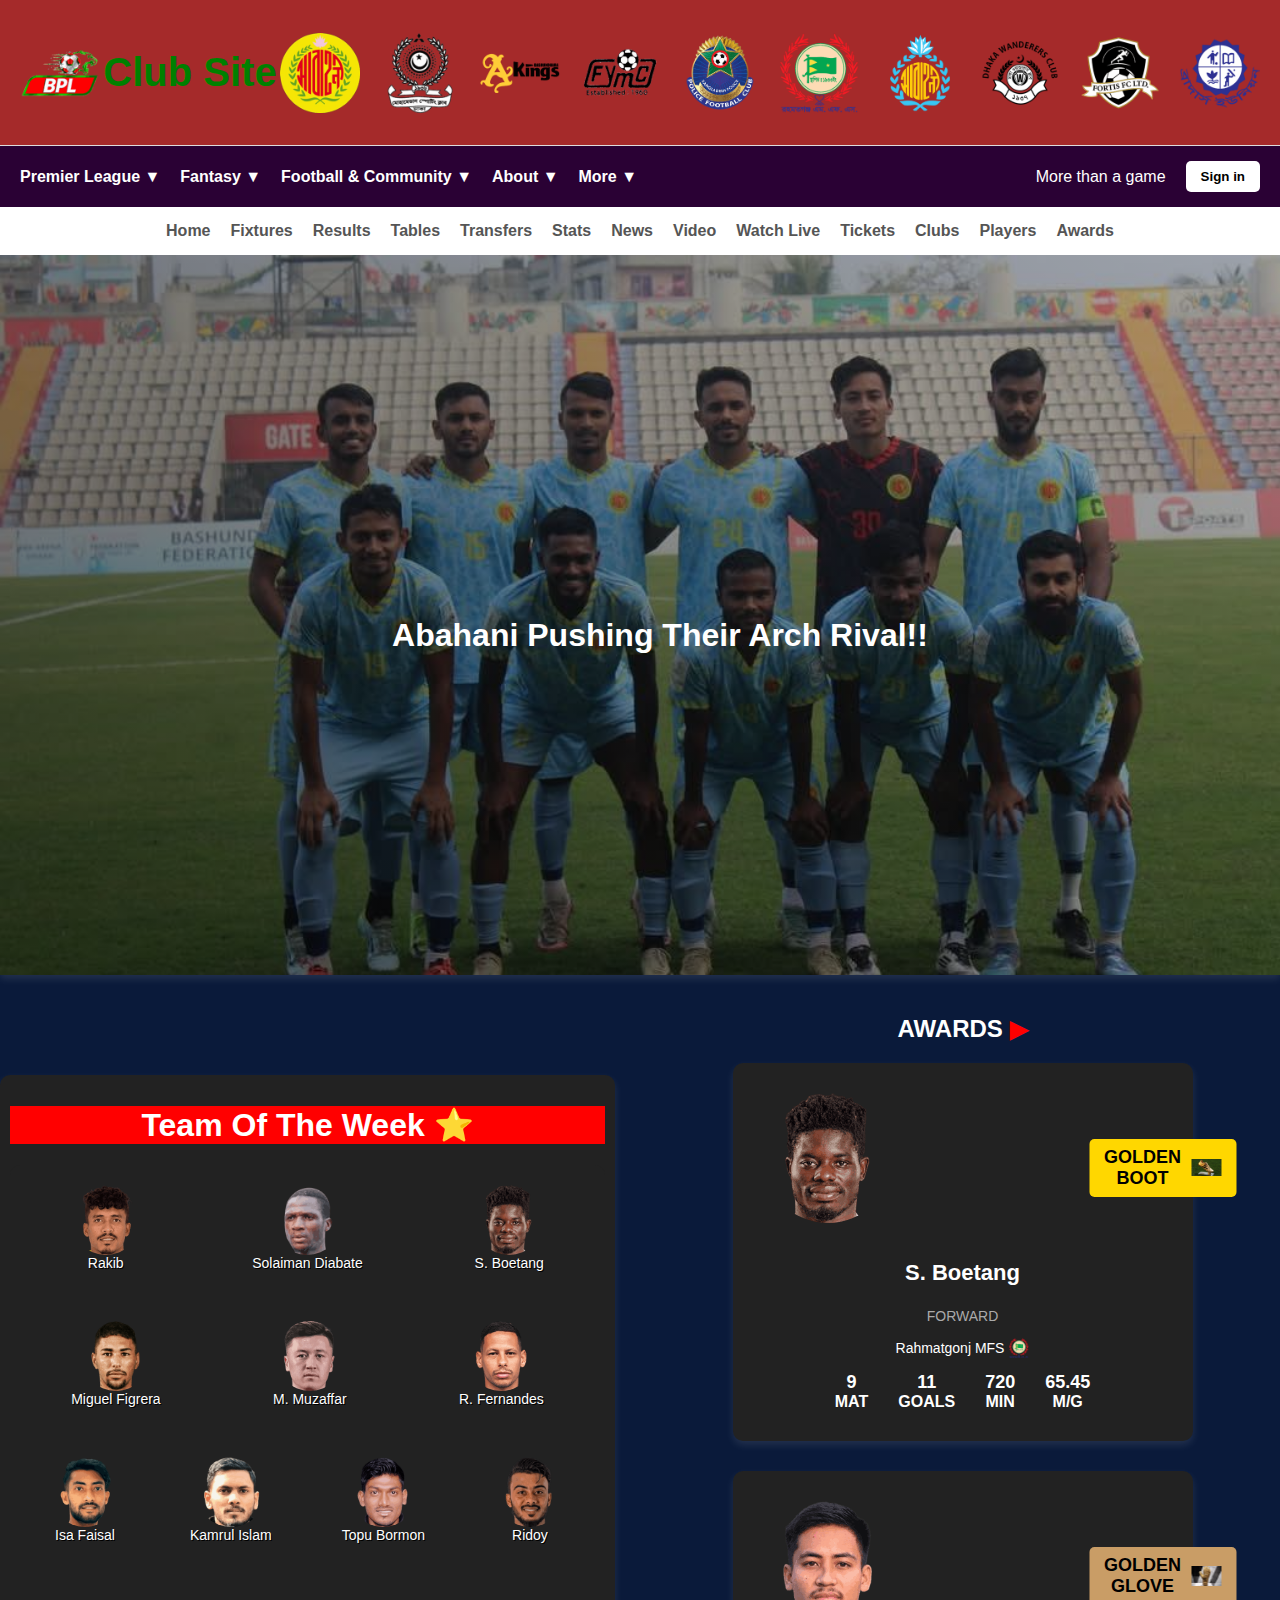
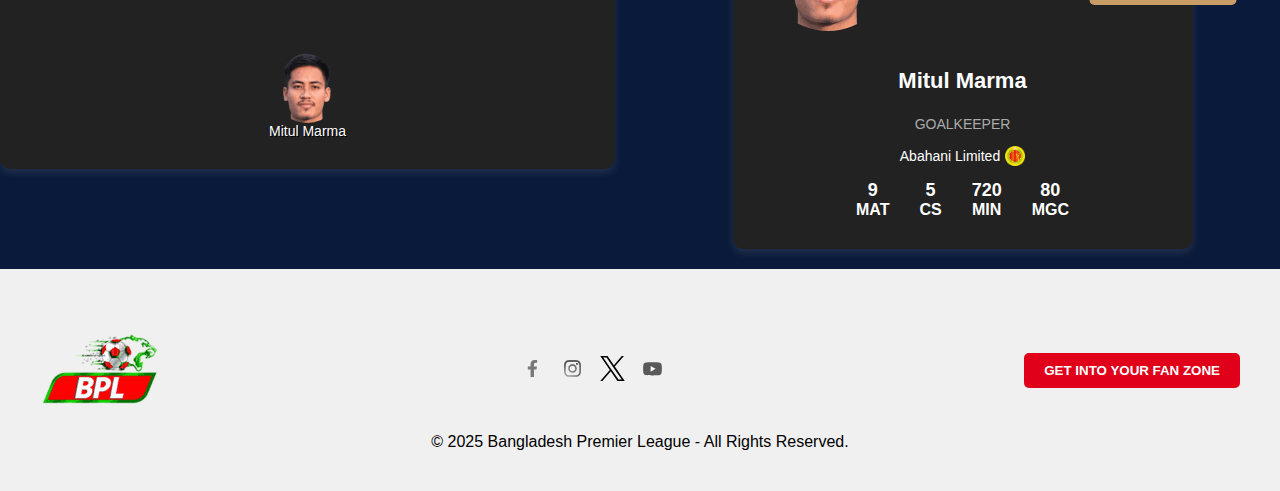
<file: index.html>
<!DOCTYPE html>
<html lang="en">

<head>
    <meta charset="UTF-8">
    <meta name="viewport" content="width=device-width, initial-scale=1.0">
    <title>SBF</title>
    <link rel="stylesheet" href="style.css">
    <!-- slider  -->
    <script src="slider.js" defer></script>
    <script src="team.js" defer></script>
    <script src="award.js" defer></script>
    <script src="menu.js" defer></script>
    
</head>

<body>
   
        <header>
           <!-- Top Bar with Club Logos -->
    <div class="top-bar">
        <img src="club/BPL.png" alt="Premier League " class="pl-logo">
        <h3 class="club-site">Club Site</h3>
        <div class="club-logos">
            <img src="club/abahani.png" alt="Abahani">
            <img src="club/mohamedan.png" alt="Mohamedan">
            <img src="club/kings.png" alt="Bashundhara Kings">
            <img src="club/fakirapool.png" alt="Fakirapool">
            <img src="club/police.png" alt="MBangladesh Police">
            <img src="club/rahmatgonj.png" alt="Rahmatgonj MFS">
            <img src="club/ctgabahani.png" alt="Chittagong Abahani">
            <img src="club/dhaka wenders.png" alt="Dhaka Wenders">
            <img src="club/fortis.png" alt="Fortis FC">
            <img src="club/brothers.png" alt="Brothers Union">
        </div>
    </div>

    <!-- Main Navigation -->
    <nav class="nav-bar">
        <div class="nav-left">
            <span class="nav-item">Premier League ▼</span>
            <span class="nav-item">Fantasy ▼</span>
            <span class="nav-item">Football & Community ▼</span>
            <span class="nav-item">About ▼</span>
            <span class="nav-item">More ▼</span>
        </div>
        <div class="nav-right">
            <span class="more-game">More than a game</span>
            <button class="sign-in">Sign in</button>
            <div class="hamburger">&#9776;</div>
            
        </div>
    </nav>

    <!-- Secondary Navigation -->
    <div class="bottom-nav">
        <span class="nav-link">Home</span>
        <span class="nav-link">Fixtures</span>
        <span class="nav-link">Results</span>
        <span class="nav-link">Tables</span>
        <span class="nav-link">Transfers</span>
        <span class="nav-link">Stats</span>
        <span class="nav-link">News</span>
        <span class="nav-link">Video</span>
        <span class="nav-link">Watch Live</span>
        <span class="nav-link">Tickets</span>
        <span class="nav-link">Clubs</span>
        <span class="nav-link">Players</span>
        <span class="nav-link">Awards</span>
    </div>
        </header>

        <body>
            <!--sliding feature -->
            <div id="news-slider">
                <div class="slider-container">
                    <div class="slide mySlides" data-bg="club/abaha.jpg" data-url="fullnews/abahani.html">Abahani Pushing Their Arch Rival!!</div>
                    <div class="slide mySlides" data-bg="club/honey.jpg" data-url="fullnews/mohammedan.html">Mohammedan's Honeymoon Period Continue!!!!!</div>
                    <div class="slide mySlides" data-bg="club/bdk.jpg" data-url="fullnews/bashundhara.html">Bashundhara Kings with ups and downs</div>
                    <div class="slide mySlides" data-bg="club/ctg.jpg" data-url="fullnews/chittagong.html">Shame Shame Chittagong Abahani.</div>

                </div>
            </div>

            <div class="week-awards-container">
                <!-- Team of the Week -->
            <!-- Team of the Week -->
        <div class="week">
                    <h1 class="awards-tit">Team Of The Week <span class="star">⭐</span></h1>
                <div class="pitch">
                    <div class="formation">
                    <div class="forwards">
                    </div>
                     <div class="midfielders">
                    </div>
                    <div class="defenders">
                    </div>
                    <div class="goalkeeper">
                    </div>
                </div>
            </div>
        </div>


                <!-- Awards Section -->
                <div class="awards-section">
                    <h2 class="awards-title">AWARDS <span class="arrow">▶</span></h2>

                    <div class="awards-container">
                        <!-- Golden Boot -->
                        <div class="award-card">
                            <div class="player-info">
                                <img class="player-img" src="club/boetang.png" alt="Golden Boot Winner">
                                <div class="award-label golden-boot">
                                    GOLDEN BOOT <img src="club/boot.jpg" alt="Golden Boot Icon">
                                </div>
                            </div>
                            <div class="player-details">
                                <h3 class="player-name">S. Boetang</h3>
                                <p class="player-position">FORWARD</p>
                                <p class="club-name">Rahmatgonj MFS <img class="club-logo" src="club/rahmatgonj.png"
                                        alt="Club Logo"></p>
                                <div class="stats">
                                    <div class="stat"><span>9</span><br>MAT</div>
                                    <div class="stat"><span>11</span><br>GOALS</div>
                                    <div class="stat"><span>720</span><br>MIN</div>
                                    <div class="stat"><span>65.45</span><br>M/G</div>
                                </div>
                            </div>
                        </div>

                        <!-- Golden Glove -->
                        <div class="award-card">
                            <div class="player-info">
                                <img class="player-img" src="club/mitul.png" alt="Golden Glove Winner">
                                <div class="award-label golden-glove">
                                    GOLDEN GLOVE <img src="club/gloves.jpg" alt="Golden Glove Icon">
                                </div>
                            </div>
                            <div class="player-details">
                                <h3 class="player-name">Mitul Marma</h3>
                                <p class="player-position">GOALKEEPER</p>
                                <p class="club-name">Abahani Limited <img class="club-logo" src="club/abahani.png"
                                        alt="Club Logo"></p>
                                <div class="stats">
                                    <div class="stat"><span>9</span><br>MAT</div>
                                    <div class="stat"><span>5</span><br>CS</div>
                                    <div class="stat"><span>720</span><br>MIN</div>
                                    <div class="stat"><span>80</span><br>MGC</div>
                                    
                                </div>
                            </div>
                        </div>
                    </div>
                </div>
            </div>





        </body>








        <footer>
            <footer>
                <div class="footer-content">
                    <div class="logo">
                      <img src="club/BPL.png" alt="BPL"> </div> <div class="social-icons">
                      <a href="#"><img src="club/fb.svg" alt="Facebook"></a>
                      <a href="#"><img src="club/ins.svg" alt="Instagram"></a>
                      <a href="#"><img src="club/twitter-x.svg" alt="Twitter"></a>
                      <a href="#"><img src="club/yt.svg" alt="YouTube"></a>
                    </div>
                    <div class="fan-zone-button">
                      <button>GET INTO YOUR FAN ZONE</button>
                    </div>
                  </div>
                    <div class="copyright">
                      <span>© 2025 Bangladesh Premier League - All Rights Reserved.</span>
                    </div>
                  </div>
              </footer>

        </footer>
    </body>

    </html>

</body>

</html>
</file>
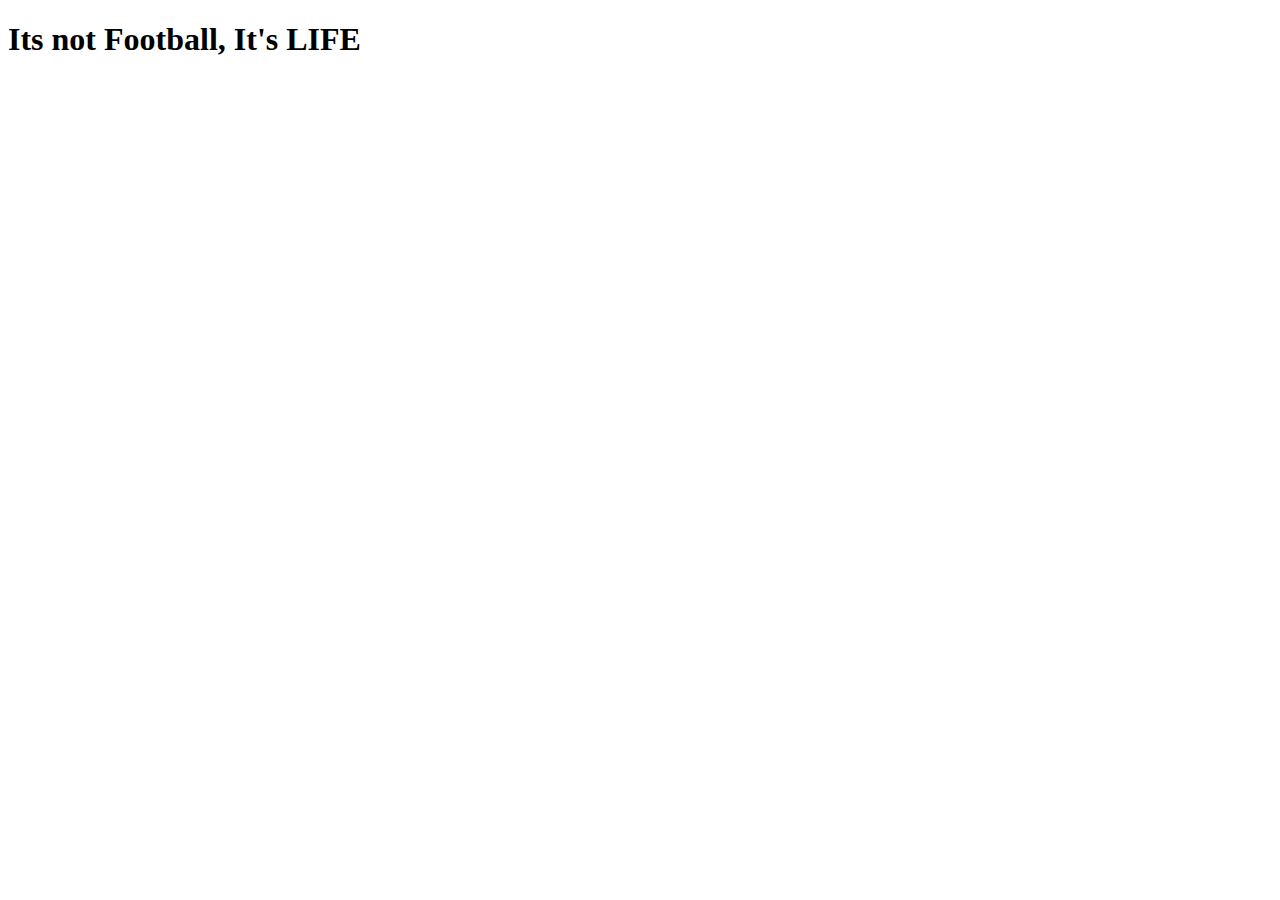
<file: signin.html>
<!DOCTYPE html>
<html lang="en">
<head>
    <meta charset="UTF-8">
    <meta name="viewport" content="width=device-width, initial-scale=1.0">
    <title>Document</title>
    
</head>
<body>
    <h1>Its not Football, It's LIFE</h1>
    
</body>
</html>
</file>
<file: style.css>
/* General Styles */
body {
    margin: 0;
    font-family: Arial, sans-serif;
}

/* General Styles */
body {
    margin: 0;
    font-family: Arial, sans-serif;
}

/* Top Bar */
.top-bar {
    display: flex;
    align-items: center;
    justify-content: space-between;
    background-color: #fff;
    padding: 10px 20px;
    border-bottom: 1px solid #ddd;
    background-color: brown;
}

.pl-logo {
    height: 80px;
}
.club-site {
    color: green;
    font-size: 40px; 
    text-align: center;
}

/* Medium Screens (Tablets) */
@media (max-width: 768px) {
    .club-site {
        font-size: 20px;
    }
}

/* Small Screens (Mobile) */
@media (max-width: 480px) {
    .club-site {
        font-size: 10px;
    }
}

.club-logos {
    display: flex;
    overflow-x: auto;
    gap: 20px;
    
   
}

.club-logos img {
    height: 30px;
    max-height: 10vh;
    height: 80px;
    width: auto; 
}

/* Main Navigation */
.nav-bar {
    display: flex;
    justify-content: space-between;
    align-items: center;
    background-color: #2a0134;
    color: white;
    padding: 15px 20px;
}

.nav-left {
    display: flex;
    gap: 20px;
}

.nav-right {
    display: flex;
    align-items: center;
    gap: 20px;
}

.nav-item {
    cursor: pointer;
    font-weight: bold;
}

.sign-in {
    background-color: white;
    color: black;
    border: none;
    padding: 8px 15px;
    font-weight: bold;
    cursor: pointer;
    border-radius: 5px;
}

.search-icon {
    width: 24px;
    height: 24px;
    cursor: pointer;
}

.hamburger {
    display: none;
    font-size: 24px;
    cursor: pointer;
}

/* Second Navigation */
.bottom-nav {
    display: flex;
    justify-content: center;
    background-color: white;
    padding: 10px;
    flex-wrap: wrap;
}

.nav-link {
    color: #555;
    font-weight: bold;
    padding: 5px 10px;
    cursor: pointer;
}

/* Responsive Design */
@media (max-width: 1024px) {
    .nav-left {
        gap: 15px;
    }

    .nav-item {
        font-size: 14px;
    }
}

@media (max-width: 768px) {
    .nav-bar {
        padding: 10px 15px;
    }

    .nav-left {
        display: none;
    }

    .nav-right {
        justify-content: space-between;
        width: 100%;
    }

    .hamburger {
        display: block;
    }

    .bottom-nav {
        flex-direction: column;
        align-items: center;
    }

    .nav-link {
        padding: 8px 0;
    }

    .club-logos {
        overflow-x: scroll;
    }
}





/* slider  */


#news-slider {
    position: relative;
    width: 100vw;
    height: 80vh;
    overflow: hidden;
    background-color: black;
    box-shadow: 0 4px 8px rgba(255, 255, 255, 0.1);
    margin-right: auto;
    box-sizing: border-box;
}

.slider-container {
    
    width: 100%;
    height: 100%;
}

.slide {
    position: absolute;
    width: 100%;
    height: 100%;
    display: flex;
    justify-content: center;
    align-items: center;
    font-size: 2rem;
    font-weight: bold;
    color: white;
    text-align: center;
    padding: 20px;
    background-size: cover;
    background-position: center;
    background-repeat: no-repeat;
    opacity: 0;
    transform: translateX(100%);
    transition: transform 1s ease-in-out, opacity 1s ease-in-out;
}

/* Active Slide */
.active {
    opacity: 1;
    transform: translateX(0);
}

/* Responsive Styles */
@media (max-width: 1024px) {
    #news-slider {
        height: 70vh; 
    }

    .slide {
        font-size: 1.8rem;
    }
}

@media (max-width: 768px) {
    #news-slider {
        height: 60vh; 
    }

    .slide {
        font-size: 1.5rem;
        padding: 15px;
    }
}

@media (max-width: 480px) {
    #news-slider {
        height: 50vh; 
    }

    .slide {
        font-size: 1.2rem;
        padding: 10px;
    }
}




/* player of the week  */
.week {
    font-family: sans-serif;
    background-color: #222;
    box-shadow: 0 4px 8px rgba(255, 255, 255, 0.1);
    color: white;
    margin: 0 auto;
    overflow: hidden;
    width: 100%;
    text-align: center;
    padding: 10px;
    margin: auto;
    border-radius: 10px;
}

.pitch {
    display: flex;
    justify-content: center;
    align-items: center;
}

.formation {
    display: flex;
    flex-direction: column;
    width: 100%;

    height: auto;
    justify-content: space-around;
    align-items: center;
}
.formation {
    display: flex;
    flex-direction: column;
    width: 100%;
    align-items: center;
}

/* margin one after another */
.forwards, .midfielders, .defenders {
    display: flex;
    justify-content: center;
    gap: 30px;
    flex-wrap: wrap;
    margin-bottom: 50px; /* Space between up downline */
}

.goalkeeper {
    display: flex;
    justify-content: center;
    gap: 30px;
    flex-wrap: wrap;
    margin-top: 60px; /* More space before gk */
}
@media (max-width: 768px) {
    .forwards, .midfielders, .defenders {
        gap: 15px; 
        margin-bottom: 30px; 
    }
    
    .goalkeeper {
        margin-top: 40px; 
    }

    .player img {
        width: 50px;
        height: 50px;
    }

    .player span {
        font-size: 12px;
    }
}

/* mobile  */
@media (max-width: 480px) {
    .forwards, .midfielders, .defenders {
        flex-direction: column; 
        gap: 10px; 
        margin-bottom: 20px;
    }

    .goalkeeper {
        margin-top: 30px;
    }

    .player img {
        width: 40px; 
        height: 40px;
    }

    .player span {
        font-size: 10px; /* Reduce text size */
    }
}

/* Add margin-bottom to create gaps between lines */
.forwards {
    display: flex;
    width: 100%;
    justify-content: space-around;
    align-items: center;
    flex-wrap: wrap;
    gap: 30px;
    margin-bottom: 50px; /* Gap before midfielders */
}

.midfielders {
    display: flex;
    width: 100%;
    justify-content: space-around;
    align-items: center;
    flex-wrap: wrap;
    gap: 30px;
    margin-bottom: 50px; /* Gap before defenders */
}

.defenders {
    display: flex;
    width: 100%;
    justify-content: space-around;
    align-items: center;
    flex-wrap: wrap;
    gap: 30px;
    margin-bottom: 50px; /* Gap before goalkeeper */
}

.goalkeeper {
    display: flex;
    width: 100%;
    justify-content: center; /* Goalkeeper is centered */
    align-items: center;
    flex-wrap: wrap;
    gap: 30px;
}


.player {
    display: flex;
    flex-direction: column;
    align-items: center;
    text-align: center;
}

.player img {
    width: 70px;
    height: 70px;
    border-radius: 50%; 
}

.player span {
    font-size: 14px;
    text-shadow: 1px 1px black;
}

/* tab  */
@media (max-width: 768px) {
    .week {
        padding: 15px;
    }
    .formation {
        flex-direction: column;
        align-items: center;
    }
    .player img {
        width: 40px;
        height: 40px;
    }
    .player span {
        font-size: 12px;
    }
}



/* player awarddd  */


.awards-section {
    width: 90%;
    margin: auto;
    padding: 20px;
}

.awards-title {
    font-size: 24px;
    font-weight: bold;
    margin-bottom: 20px;
    text-align: center;
}

.arrow {
    color: red;
    font-weight: bold;
}

.awards-container {
    display: flex;
    gap: 20px;
    justify-content: center;
}

.award-card {
    background: linear-gradient(135deg, #402610, #050d24);
    padding: 20px;
    border-radius: 10px;
    width: 400px;
    box-shadow: 0 4px 8px rgba(255, 255, 255, 0.1);
    text-align: center;
}

.player-info {
    position: relative;
    margin-bottom: 15px;
}

.player-img {
    width: 120px;
    height: auto;
    border-radius: 10px;
}

.award-label {
    position: absolute;
    top: 50%;
    left: 100%;
    transform: translate(-50%, -50%);
    padding: 5px 15px;
    border-radius: 5px;
    font-size: 14px;
    font-weight: bold;
    display: flex;
    align-items: center;
    gap: 5px;
}

.golden-boot {
    background-color: gold;
    color: black;
}

.golden-glove {
    background-color: goldenrod;
    color: black;
}

.award-label img {
    width: 20px;
}

.player-name {
    font-size: 20px;
    font-weight: bold;
}

.player-position {
    font-size: 14px;
    color: #aaa;
}

.club-name {
    font-size: 14px;
    margin-top: 5px;
    display: flex;
    align-items: center;
    justify-content: center;
    gap: 5px;
}

.club-logo {
    width: 20px;
}

.stats {
    display: flex;
    justify-content: space-around;
    margin-top: 10px;
}

.stat {
    text-align: center;
    font-size: 14px;
}

.stat span {
    font-size: 18px;
    font-weight: bold;
}


.week-awards-container {
    display: flex;
    justify-content: space-between;
    align-items: flex-start;
    gap: 30px;
    padding: 20px;
}


.week,
.awards-section {
    flex: 1;
}

.pitch {
    background-color: #222;
    padding: 20px;
    border-radius: 10px;
}


@media (max-width: 768px) {
    .week-awards-container {
        flex-direction: column;
        align-items: center;
    }
}

.awards-container {
    display: flex;
    flex-direction: column;
    align-items: center;
    gap: 20px;

}

/* Styling for award cards */
.award-card {
    display: flex;
    flex-direction: column;
    align-items: center;
    background: #222;
    padding: 20px;
    border-radius: 10px;
    width: 300px;
    text-align: center;
}

/* Player image styling */
.player-img {
    width: 100px;
    height: 100px;
    border-radius: 50%;
}

/* Award label styling */
.award-label {
    font-weight: bold;
    background: gold;
    padding: 5px 10px;
    border-radius: 5px;
    margin-top: 10px;
}

.golden-glove {
    background: #c99d66;
}

/* Stats Styling */
.stats {
    display: flex;
    justify-content: space-between;
    width: 100%;
    margin-top: 10px;
}

.stat {
    font-weight: bold;
}

.awards-container {
    flex-direction: column;
    gap: 30px;
}

.award-card {
    padding: 30px;
    width: 400px;
}

.player-img {
    width: 130px;
    height: 130px;
}

.award-label {
    font-size: 18px;
    padding: 8px 15px;
}

.player-name {
    font-size: 22px;
}

.stats .stat {
    font-size: 16px;
    justify-content: space-between;
}

.player-info {
    display: flex;
    align-items: center;
    justify-content: space-between;
    width: 100%;
}

.award-label {
    display: flex;
    align-items: center;
    gap: 10px;
    font-size: 18px;
    padding: 8px 15px;
}

.award-label img {
    width: 30px;
    height: auto;
}

.week-awards-container {
    font-family: Arial, sans-serif;
    background-color: #0a1a3a;
    color: white;
    margin: 0;
    padding: 0;
}

.stats {
    display: flex;
    justify-content: space-between;
    gap: 30px;

}

.stat {
    flex: 1;
    text-align: center;
    font-size: 16px;
}

.formu {
    margin: auto;
    padding: auto;
    gap: 5px;
    border-radius: 5px;
}

.awards-tit {
    background-color: red;
}


footer {
    background-color: #f0f0f0; 
    padding: 20px; 
  }
  
  .footer-content {
    display: flex;
    justify-content: space-between; 
    align-items: center; 
    max-width: 1200px; 
    margin: 0 auto; 
  }
  
  .logo img {
    width: 120px; 
    height: auto; 
  }
  
  .social-icons {
    display: flex;
    gap: 15px; 
  }
  
  .social-icons a img {
    width: 25px; 
    height: 25px;
    filter: grayscale(100%); 
    transition: filter 0.3s ease; 
  }
  
  .social-icons a:hover img {
    filter: grayscale(0%);
  }
  
  
  .fan-zone-button button {
    background-color: #e0001a; 
    color: white;
    padding: 10px 20px;
    border: none;
    border-radius: 5px; 
    font-weight: bold;
    cursor: pointer;
    transition: background-color 0.3s ease; 
  }
  
  .fan-zone-button button:hover {
    background-color: #c00018; 
  }
  
  
  @media (max-width: 768px) {
    .footer-content {
      flex-direction: column; 
      align-items: center; 
      text-align: center; 
    }
  
    .social-icons {
      margin-top: 15px; 
    }
  
    .fan-zone-button {
      margin-top: 15px;   
      /* butoon-spcae */
    }
  }


  .copyright{
    justify-content: center;
    text-align: center;
  }
</file>
